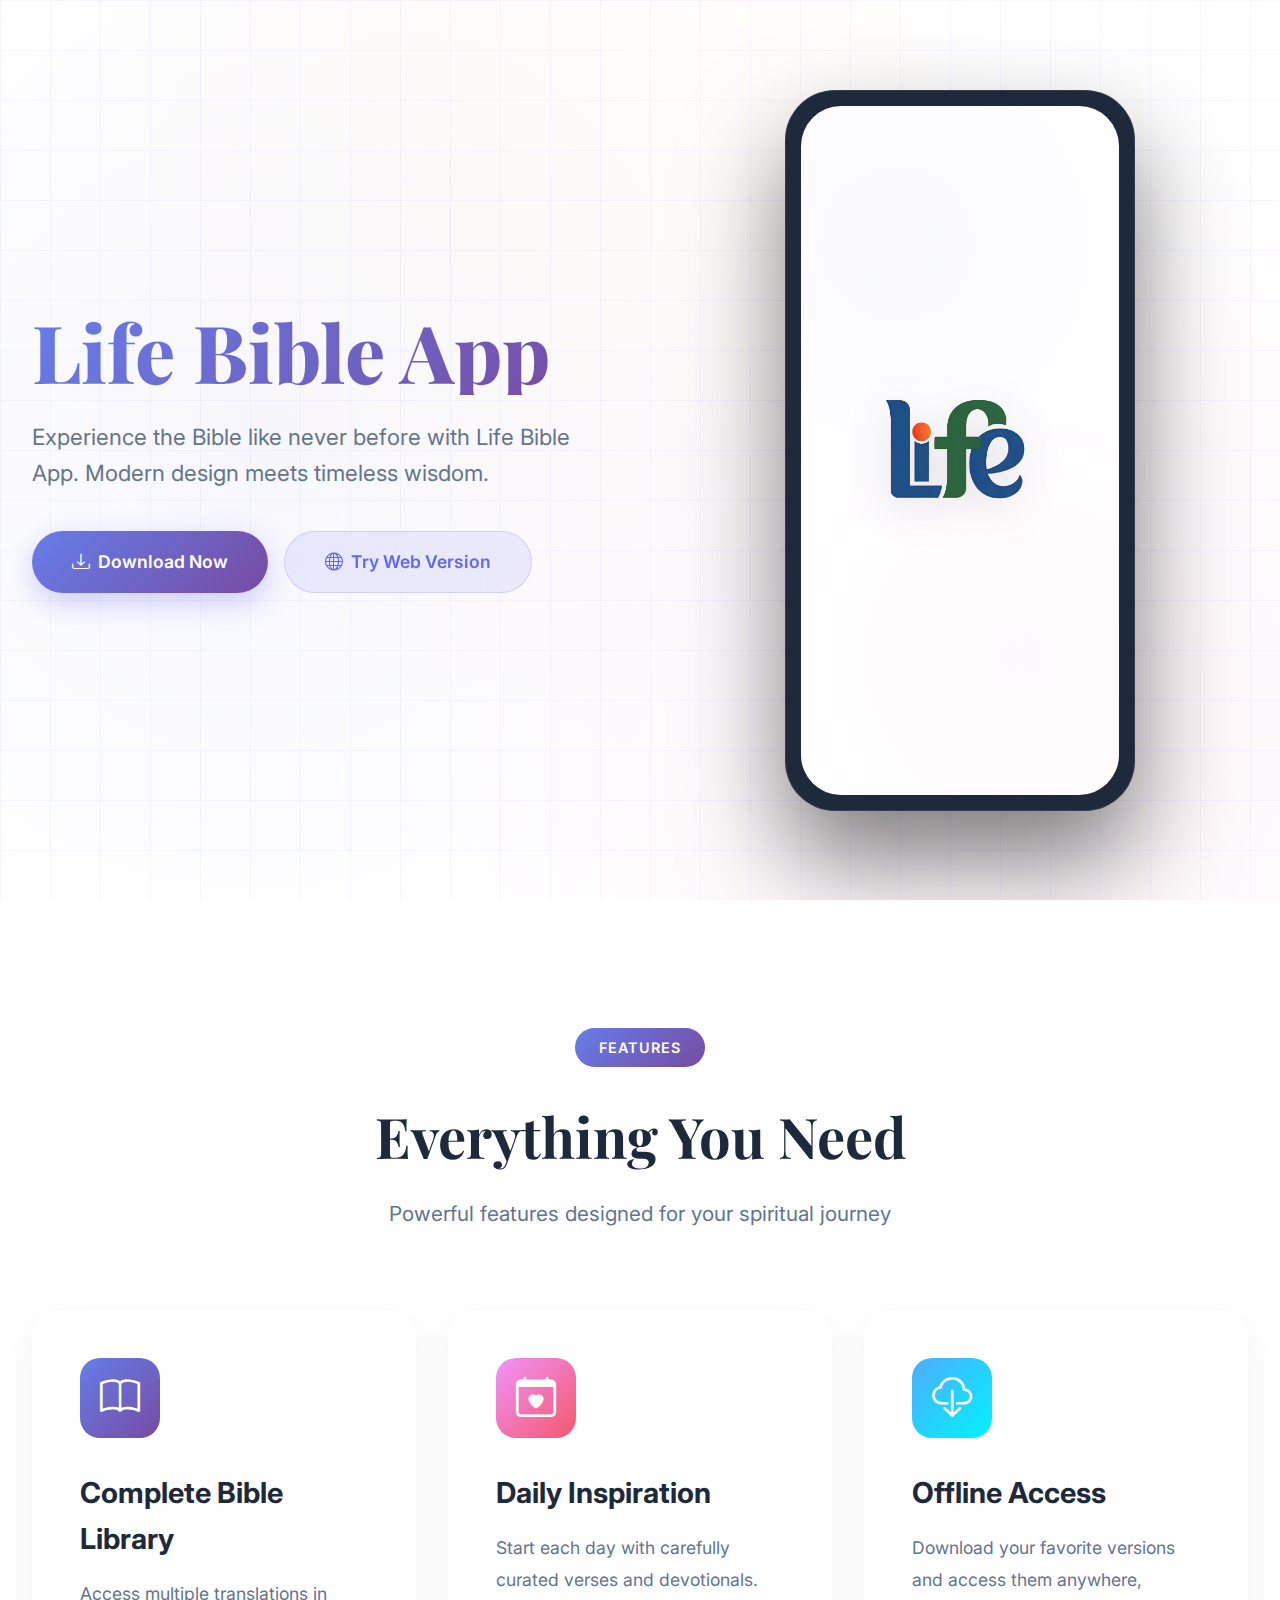
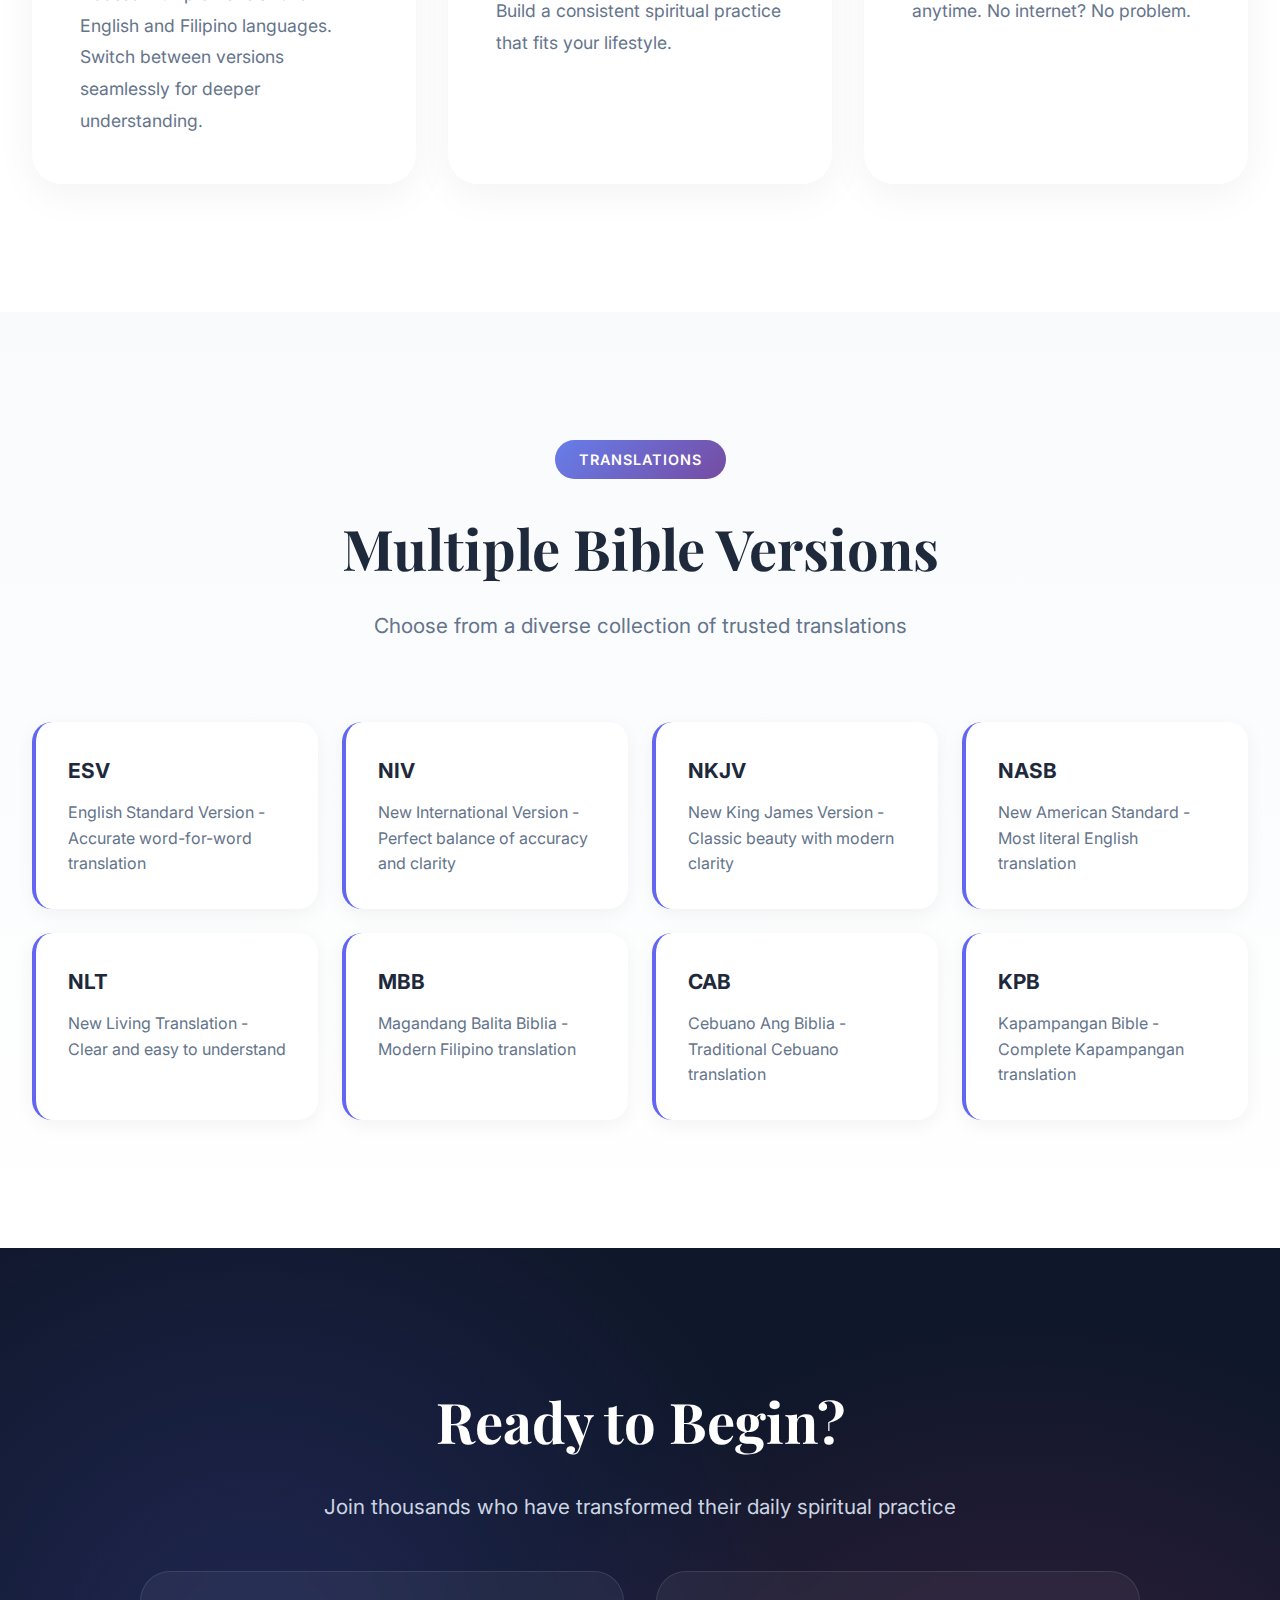
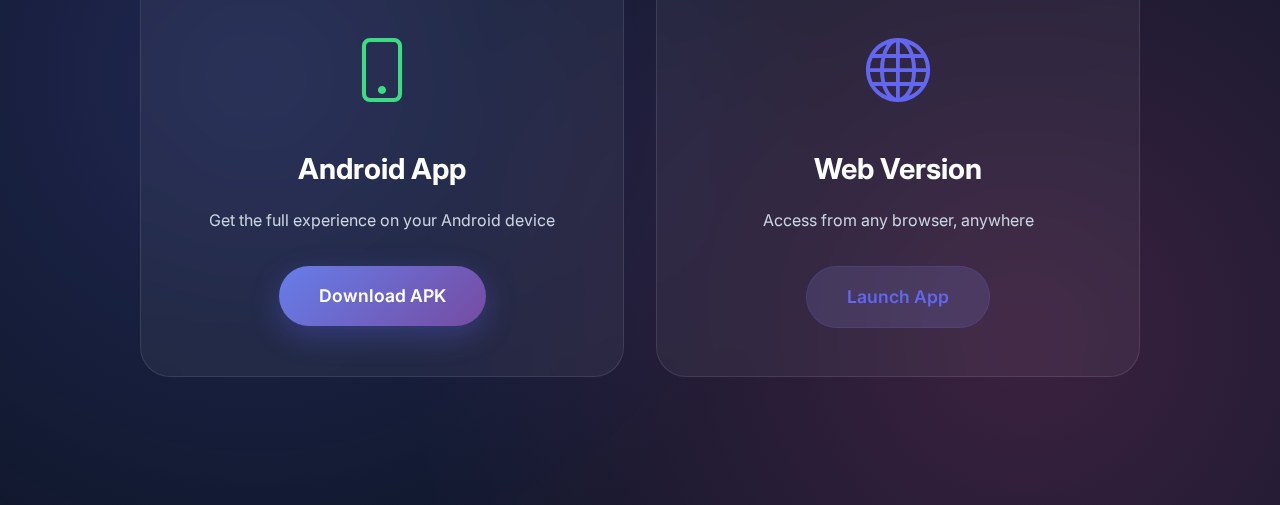
<file: download.html>
<!DOCTYPE html>
<html lang="en">

<head>
    <meta charset="UTF-8">
    <meta name="viewport" content="width=device-width, initial-scale=1.0">
    <title>Life Bible App </title>

    <!-- Bootstrap Icons -->
    <link href="https://cdn.jsdelivr.net/npm/bootstrap-icons@1.11.1/font/bootstrap-icons.css" rel="stylesheet">

    <!-- Google Fonts -->
    <link
        href="https://fonts.googleapis.com/css2?family=Inter:wght@300;400;500;600;700;800&family=Playfair+Display:wght@600;700;800&display=swap"
        rel="stylesheet">

    <style>
        * {
            margin: 0;
            padding: 0;
            box-sizing: border-box;
        }

        :root {
            --primary: #6366f1;
            --primary-dark: #4f46e5;
            --primary-light: #818cf8;
            --secondary: #f59e0b;
            --accent: #ec4899;
            --text: #1e293b;
            --text-light: #64748b;
            --bg: #0f172a;
            --bg-light: #1e293b;
            --card-bg: #ffffff;
            --gradient-1: linear-gradient(135deg, #667eea 0%, #764ba2 100%);
            --gradient-2: linear-gradient(135deg, #f093fb 0%, #f5576c 100%);
            --gradient-3: linear-gradient(135deg, #4facfe 0%, #00f2fe 100%);
        }

        body {
            font-family: 'Inter', sans-serif;
            line-height: 1.6;
            color: var(--text);
            background: #ffffff;
            overflow-x: hidden;
        }

        /* Hero Section */
        .hero {
            position: relative;
            min-height: 100vh;
            background: #ffffff;
            color: var(--text);
            overflow: hidden;
            display: flex;
            align-items: center;
        }

        .hero::before {
            content: '';
            position: absolute;
            top: 0;
            left: 0;
            right: 0;
            bottom: 0;
            background:
                radial-gradient(circle at 20% 50%, rgba(99, 102, 241, 0.05) 0%, transparent 50%),
                radial-gradient(circle at 80% 80%, rgba(236, 72, 153, 0.05) 0%, transparent 50%),
                radial-gradient(circle at 40% 20%, rgba(245, 158, 11, 0.03) 0%, transparent 50%);
        }

        .hero-grid {
            position: absolute;
            top: 0;
            left: 0;
            right: 0;
            bottom: 0;
            background-image:
                linear-gradient(rgba(99, 102, 241, 0.05) 1px, transparent 1px),
                linear-gradient(90deg, rgba(99, 102, 241, 0.05) 1px, transparent 1px);
            background-size: 50px 50px;
            animation: gridMove 20s linear infinite;
        }

        @keyframes gridMove {
            0% {
                transform: translate(0, 0);
            }

            100% {
                transform: translate(50px, 50px);
            }
        }

        .hero-content {
            position: relative;
            z-index: 2;
            max-width: 1400px;
            margin: 0 auto;
            padding: 4rem 2rem;
            display: grid;
            grid-template-columns: 1fr 1fr;
            gap: 4rem;
            align-items: center;
        }

        .hero-text h1 {
            font-family: 'Playfair Display', serif;
            font-size: 5rem;
            font-weight: 800;
            line-height: 1.1;
            margin-bottom: 1.5rem;
            background: linear-gradient(135deg, #667eea 0%, #764ba2 100%);
            -webkit-background-clip: text;
            -webkit-text-fill-color: transparent;
            background-clip: text;
        }

        .hero-text p {
            font-size: 1.4rem;
            color: var(--text-light);
            margin-bottom: 2.5rem;
            font-weight: 400;
        }

        .cta-buttons {
            display: flex;
            gap: 1rem;
            flex-wrap: wrap;
        }

        .btn {
            padding: 1rem 2.5rem;
            border-radius: 50px;
            font-weight: 600;
            text-decoration: none;
            display: inline-flex;
            align-items: center;
            gap: 0.5rem;
            transition: all 0.3s ease;
            font-size: 1.1rem;
        }

        .btn-primary {
            background: var(--gradient-1);
            color: white;
            box-shadow: 0 10px 30px rgba(99, 102, 241, 0.3);
        }

        .btn-primary:hover {
            transform: translateY(-2px);
            box-shadow: 0 15px 40px rgba(99, 102, 241, 0.4);
        }

        .btn-secondary {
            background: rgba(99, 102, 241, 0.1);
            color: var(--primary);
            backdrop-filter: blur(10px);
            border: 1px solid rgba(99, 102, 241, 0.2);
        }

        .btn-secondary:hover {
            background: rgba(99, 102, 241, 0.15);
            transform: translateY(-2px);
        }

        /* Phone Mockup */
        .hero-phone {
            position: relative;
            perspective: 1000px;
        }

        .phone-mockup {
            width: 100%;
            max-width: 350px;
            margin: 0 auto;
            position: relative;
            animation: float 6s ease-in-out infinite;
        }

        @keyframes float {

            0%,
            100% {
                transform: translateY(0px) rotateY(-15deg);
            }

            50% {
                transform: translateY(-20px) rotateY(-15deg);
            }
        }

        .phone-frame {
            background: #1e293b;
            border-radius: 50px;
            padding: 1rem;
            box-shadow:
                0 50px 100px rgba(0, 0, 0, 0.5),
                inset 0 0 0 1px rgba(255, 255, 255, 0.1);
        }

        .phone-screen {
            background: #ffffff;
            border-radius: 40px;
            aspect-ratio: 9/19.5;
            display: flex;
            align-items: center;
            justify-content: center;
            position: relative;
            overflow: hidden;
            padding: 2rem;
        }

        .phone-screen img {
            width: 60%;
            height: auto;
            object-fit: contain;
            position: relative;
            z-index: 2;
            filter: drop-shadow(0 10px 20px rgba(0, 0, 0, 0.1));
        }

        .phone-screen::before {
            content: '';
            position: absolute;
            top: 0;
            left: 0;
            right: 0;
            bottom: 0;
            background:
                radial-gradient(circle at 30% 20%, rgba(99, 102, 241, 0.03) 0%, transparent 50%),
                radial-gradient(circle at 70% 80%, rgba(236, 72, 153, 0.03) 0%, transparent 50%);
        }

        /* Features Section */
        .features {
            padding: 8rem 2rem;
            max-width: 1400px;
            margin: 0 auto;
        }

        .section-header {
            text-align: center;
            margin-bottom: 5rem;
        }

        .section-badge {
            display: inline-block;
            padding: 0.5rem 1.5rem;
            background: linear-gradient(135deg, #667eea 0%, #764ba2 100%);
            color: white;
            border-radius: 50px;
            font-size: 0.9rem;
            font-weight: 600;
            margin-bottom: 1.5rem;
            text-transform: uppercase;
            letter-spacing: 1px;
        }

        .section-header h2 {
            font-family: 'Playfair Display', serif;
            font-size: 3.5rem;
            color: var(--text);
            margin-bottom: 1rem;
        }

        .section-header p {
            font-size: 1.3rem;
            color: var(--text-light);
            max-width: 600px;
            margin: 0 auto;
        }

        .features-grid {
            display: grid;
            grid-template-columns: repeat(auto-fit, minmax(350px, 1fr));
            gap: 2rem;
        }

        .feature-card {
            background: white;
            padding: 3rem;
            border-radius: 30px;
            box-shadow: 0 10px 40px rgba(0, 0, 0, 0.05);
            transition: all 0.4s ease;
            position: relative;
            overflow: hidden;
        }

        .feature-card::before {
            content: '';
            position: absolute;
            top: 0;
            left: 0;
            right: 0;
            height: 4px;
            background: var(--gradient-1);
            transform: scaleX(0);
            transition: transform 0.4s ease;
        }

        .feature-card:hover {
            transform: translateY(-10px);
            box-shadow: 0 20px 60px rgba(0, 0, 0, 0.1);
        }

        .feature-card:hover::before {
            transform: scaleX(1);
        }

        .feature-icon {
            width: 80px;
            height: 80px;
            border-radius: 20px;
            background: var(--gradient-1);
            display: flex;
            align-items: center;
            justify-content: center;
            font-size: 2.5rem;
            color: white;
            margin-bottom: 2rem;
        }

        .feature-card:nth-child(2) .feature-icon {
            background: var(--gradient-2);
        }

        .feature-card:nth-child(3) .feature-icon {
            background: var(--gradient-3);
        }

        .feature-card h3 {
            font-size: 1.8rem;
            margin-bottom: 1rem;
            color: var(--text);
        }

        .feature-card p {
            color: var(--text-light);
            font-size: 1.1rem;
            line-height: 1.8;
        }

        /* Bible Versions */
        .versions {
            padding: 8rem 2rem;
            background: linear-gradient(180deg, #f8fafc 0%, #ffffff 100%);
        }

        .versions-container {
            max-width: 1400px;
            margin: 0 auto;
        }

        .versions-grid {
            display: grid;
            grid-template-columns: repeat(auto-fill, minmax(280px, 1fr));
            gap: 1.5rem;
        }

        .version-card {
            background: white;
            padding: 2rem;
            border-radius: 20px;
            box-shadow: 0 5px 20px rgba(0, 0, 0, 0.05);
            border-left: 4px solid var(--primary);
            transition: all 0.3s ease;
        }

        .version-card:hover {
            transform: translateX(5px);
            box-shadow: 0 10px 30px rgba(0, 0, 0, 0.1);
        }

        .version-card h3 {
            color: var(--text);
            margin-bottom: 0.8rem;
            font-size: 1.3rem;
        }

        .version-card p {
            color: var(--text-light);
            font-size: 1rem;
        }

        /* Download Section */
        .download {
            padding: 8rem 2rem;
            background: var(--bg);
            color: white;
            position: relative;
            overflow: hidden;
        }

        .download::before {
            content: '';
            position: absolute;
            top: 0;
            left: 0;
            right: 0;
            bottom: 0;
            background:
                radial-gradient(circle at 20% 50%, rgba(99, 102, 241, 0.2) 0%, transparent 50%),
                radial-gradient(circle at 80% 80%, rgba(236, 72, 153, 0.2) 0%, transparent 50%);
        }

        .download-container {
            max-width: 1000px;
            margin: 0 auto;
            position: relative;
            z-index: 2;
            text-align: center;
        }

        .download-container h2 {
            font-family: 'Playfair Display', serif;
            font-size: 3.5rem;
            margin-bottom: 1.5rem;
        }

        .download-container p {
            font-size: 1.3rem;
            color: #cbd5e1;
            margin-bottom: 3rem;
        }

        .download-cards {
            display: grid;
            grid-template-columns: repeat(auto-fit, minmax(300px, 1fr));
            gap: 2rem;
            margin-top: 3rem;
        }

        .download-card {
            background: rgba(255, 255, 255, 0.05);
            backdrop-filter: blur(20px);
            border: 1px solid rgba(255, 255, 255, 0.1);
            padding: 3rem;
            border-radius: 30px;
            transition: all 0.3s ease;
        }

        .download-card:hover {
            transform: translateY(-10px);
            background: rgba(255, 255, 255, 0.1);
        }

        .platform-icon {
            font-size: 4rem;
            margin-bottom: 1.5rem;
        }

        .download-card h3 {
            font-size: 1.8rem;
            margin-bottom: 1rem;
        }

        .download-card p {
            font-size: 1rem;
            color: #cbd5e1;
            margin-bottom: 2rem;
        }

        /* Responsive */
        @media (max-width: 1024px) {
            .hero-content {
                grid-template-columns: 1fr;
                text-align: center;
            }

            .hero-text h1 {
                font-size: 3.5rem;
            }

            .cta-buttons {
                justify-content: center;
            }

            .phone-mockup {
                max-width: 300px;
            }
        }

        @media (max-width: 768px) {
            .hero-text h1 {
                font-size: 2.5rem;
            }

            .hero-text p {
                font-size: 1.1rem;
            }

            .section-header h2 {
                font-size: 2.5rem;
            }

            .features-grid {
                grid-template-columns: 1fr;
            }

            .btn {
                padding: 0.9rem 2rem;
                font-size: 1rem;
            }
        }
    </style>
</head>

<body>
    <!-- Hero Section -->
    <section class="hero">
        <div class="hero-grid"></div>
        <div class="hero-content">
            <div class="hero-text">
                <h1>Life Bible App</h1>
                <p>Experience the Bible like never before with Life Bible App. Modern design meets timeless wisdom.</p>
                <div class="cta-buttons">
                    <a href="#" class="btn btn-primary">
                        <i class="bi bi-download"></i>
                        Download Now
                    </a>
                    <a href="#" class="btn btn-secondary">
                        <i class="bi bi-globe"></i>
                        Try Web Version
                    </a>
                </div>
            </div>
            <div class="hero-phone">
                <div class="phone-mockup">
                    <div class="phone-frame">
                        <div class="phone-screen">
                            <img src="assets/icons/icon/life.png" alt="Life Bible App Icon">
                        </div>
                    </div>
                </div>
            </div>
        </div>
    </section>

    <!-- Features Section -->
    <section class="features">
        <div class="section-header">
            <span class="section-badge">Features</span>
            <h2>Everything You Need</h2>
            <p>Powerful features designed for your spiritual journey</p>
        </div>
        <div class="features-grid">
            <div class="feature-card">
                <div class="feature-icon">
                    <i class="bi bi-book"></i>
                </div>
                <h3>Complete Bible Library</h3>
                <p>Access multiple translations in English and Filipino languages. Switch between versions seamlessly
                    for deeper understanding.</p>
            </div>
            <div class="feature-card">
                <div class="feature-icon">
                    <i class="bi bi-calendar-heart"></i>
                </div>
                <h3>Daily Inspiration</h3>
                <p>Start each day with carefully curated verses and devotionals. Build a consistent spiritual practice
                    that fits your lifestyle.</p>
            </div>
            <div class="feature-card">
                <div class="feature-icon">
                    <i class="bi bi-cloud-download"></i>
                </div>
                <h3>Offline Access</h3>
                <p>Download your favorite versions and access them anywhere, anytime. No internet? No problem.</p>
            </div>
        </div>
    </section>

    <!-- Bible Versions -->
    <section class="versions">
        <div class="versions-container">
            <div class="section-header">
                <span class="section-badge">Translations</span>
                <h2>Multiple Bible Versions</h2>
                <p>Choose from a diverse collection of trusted translations</p>
            </div>
            <div class="versions-grid">
                <div class="version-card">
                    <h3>ESV</h3>
                    <p>English Standard Version - Accurate word-for-word translation</p>
                </div>
                <div class="version-card">
                    <h3>NIV</h3>
                    <p>New International Version - Perfect balance of accuracy and clarity</p>
                </div>
                <div class="version-card">
                    <h3>NKJV</h3>
                    <p>New King James Version - Classic beauty with modern clarity</p>
                </div>
                <div class="version-card">
                    <h3>NASB</h3>
                    <p>New American Standard - Most literal English translation</p>
                </div>
                <div class="version-card">
                    <h3>NLT</h3>
                    <p>New Living Translation - Clear and easy to understand</p>
                </div>
                <div class="version-card">
                    <h3>MBB</h3>
                    <p>Magandang Balita Biblia - Modern Filipino translation</p>
                </div>
                <div class="version-card">
                    <h3>CAB</h3>
                    <p>Cebuano Ang Biblia - Traditional Cebuano translation</p>
                </div>
                <div class="version-card">
                    <h3>KPB</h3>
                    <p>Kapampangan Bible - Complete Kapampangan translation</p>
                </div>
            </div>
        </div>
    </section>

    <!-- Download Section -->
    <section class="download">
        <div class="download-container">
            <h2>Ready to Begin?</h2>
            <p>Join thousands who have transformed their daily spiritual practice</p>
            <div class="download-cards">
                <div class="download-card">
                    <div class="platform-icon">
                        <i class="bi bi-phone" style="color: #3ddc84;"></i>
                    </div>
                    <h3>Android App</h3>
                    <p>Get the full experience on your Android device</p>
                    <a href="#" class="btn btn-primary">Download APK</a>
                </div>
                <div class="download-card">
                    <div class="platform-icon">
                        <i class="bi bi-globe" style="color: #6366f1;"></i>
                    </div>
                    <h3>Web Version</h3>
                    <p>Access from any browser, anywhere</p>
                    <a href="#" class="btn btn-secondary">Launch App</a>
                </div>
            </div>
        </div>
    </section>
</body>

</html>
</file>
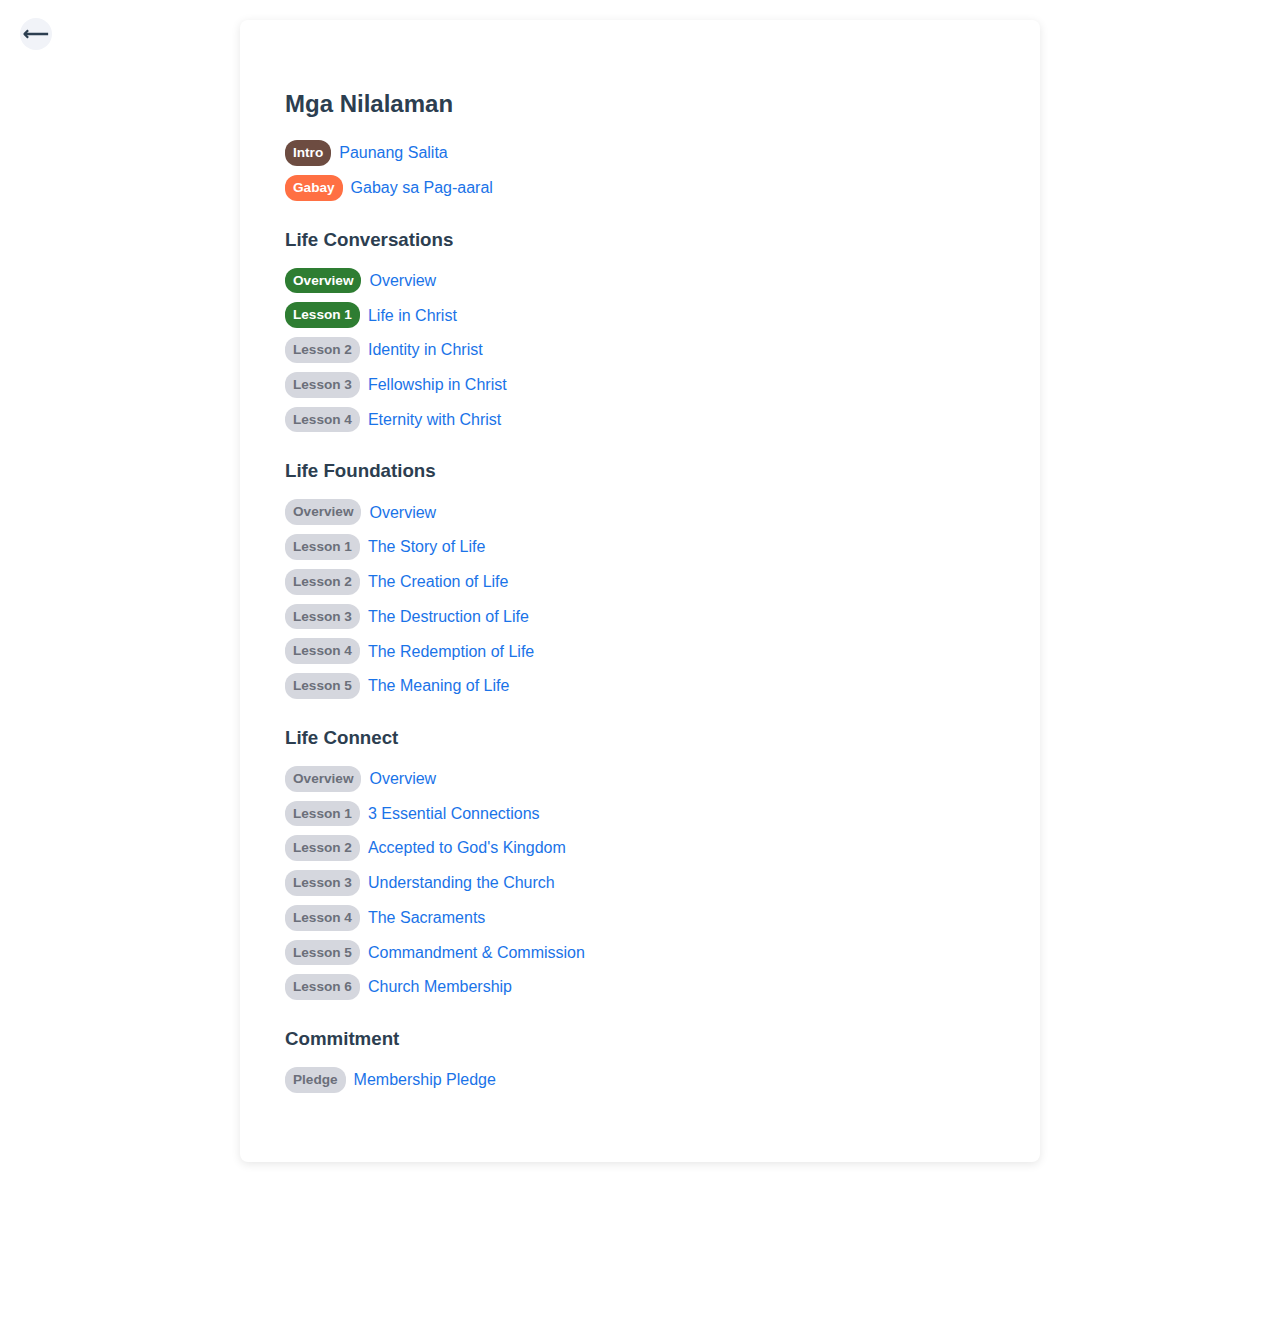
<file: pages/Book1.html>
<!DOCTYPE html>
<html lang="en">

<head>
    <meta charset="UTF-8">
    <meta name="viewport" content="width=device-width, initial-scale=1.0">
    <link rel="stylesheet" href="https://cdn.jsdelivr.net/npm/bootstrap-icons@1.11.1/font/bootstrap-icons.css">
    <style>
        body {
            font-family: Arial, sans-serif;
            line-height: 1.6;
            max-width: 800px;
            margin: 0 auto;
            padding: 20px;
            padding-bottom: 140px;
        }

        * {
            -ms-overflow-style: none;
            scrollbar-width: none;
            -webkit-tap-highlight-color: transparent;
        }

        *::-webkit-scrollbar {
            display: none;
        }

        a,
        button {
            -webkit-tap-highlight-color: transparent;
        }

        .toc-section .toc-link.locked {
            color: #a0a3ad;
            pointer-events: none;
        }

        .toc-section .toc-link.locked span:first-child {
            background: #d5d7de !important;
            color: #6b6f7a !important;
        }

        button:focus {
            outline: none;
        }

        button:focus-visible {
            outline: 2px solid rgba(76, 111, 255, 0.65);
            outline-offset: 3px;
            box-shadow: 0 0 0 4px rgba(76, 111, 255, 0.15);
        }

        .sr-only {
            position: absolute;
            width: 1px;
            height: 1px;
            padding: 0;
            margin: -1px;
            overflow: hidden;
            clip: rect(0, 0, 0, 0);
            white-space: nowrap;
            border: 0;
        }

        .btn {
            display: inline-flex;
            align-items: center;
            justify-content: center;
            font-weight: 600;
            font-size: 1rem;
            line-height: 1;
            padding: 0;
            border-radius: 0;
            border: none;
            transition: transform 0.15s ease, color 0.15s ease;
            cursor: pointer;
            position: relative;
            overflow: hidden;
        }

        .btn:disabled {
            cursor: not-allowed;
            opacity: 0.65;
            box-shadow: none;
        }

        .btn-primary {
            color: #1d4ed8;
            background: transparent;
            border: none;
            box-shadow: none;
        }

        .btn-primary:hover:not(:disabled) {
            color: #1e3a8a;
            transform: translateY(-1px);
        }

        .btn-primary:active:not(:disabled) {
            color: #1d4ed8;
            transform: translateY(0);
        }

        .btn-primary::before {
            content: none;
        }

        .btn-icon {
            width: 46px;
            height: 46px;
            padding: 0;
            font-size: 1.2rem;
            border-radius: 0;
            border: none;
        }

        .btn-icon svg {
            pointer-events: none;
            width: 1.3rem;
            height: 1.3rem;
            filter: drop-shadow(0 4px 6px rgba(13, 34, 94, 0.25));
            stroke: currentColor;
            stroke-width: 3;
        }

        .page {
            margin-bottom: 40px;
            padding: 25px;
            border-radius: 8px;
            box-shadow: 0 2px 10px rgba(0, 0, 0, 0.1);
            background: white;
            display: none;
        }

        .lesson-title {
            color: #1f3b2c;
            text-transform: uppercase;
            font-weight: 700;
            letter-spacing: 0.04em;
            background: linear-gradient(135deg, rgba(76, 175, 80, 0.18), rgba(76, 175, 80, 0.08));
            border-left: 6px solid #4CAF50;
            border-bottom: 2px solid #4CAF50;
            padding: 12px 16px;
            border-radius: 8px 8px 0 0;
            box-shadow: 0 6px 12px rgba(76, 175, 80, 0.08);
        }

        .ignition-box {
            background: #f8f9fa;
            padding: 15px;
            border-left: 4px solid #4CAF50;
            margin: 15px 0;
            border-radius: 0 4px 4px 0;
        }

        .reflection-box {
            background: #f8f9fa;
            padding: 15px;
            border-left: 4px solid #2196F3;
            margin: 15px 0;
            border-radius: 0 4px 4px 0;
        }

        .mission-box {
            background: #f8f9fa;
            padding: 15px;
            border-left: 4px solid #FF9800;
            margin: 15px 0;
            border-radius: 0 4px 4px 0;
        }

        .section-label {
            font-weight: bold;
            color: #2c3e50;
            margin-bottom: 5px;
            display: block;
        }

        h1,
        h2 {
            color: #333;
        }

        .nav-buttons {
            position: fixed;
            bottom: 20px;
            left: 50%;
            transform: translateX(-50%);
            display: flex;
            gap: 20px;
            align-items: center;
            background: rgba(255, 255, 255, 0.92);
            padding: 12px 20px;
            border-radius: 40px;
            box-shadow: 0 10px 35px rgba(15, 28, 71, 0.15);
            z-index: 1000;
            backdrop-filter: blur(8px);
            border: 1px solid rgba(227, 230, 243, 0.9);
            transition: opacity 0.2s ease, visibility 0.2s ease;
        }

        #page-indicator {
            display: inline-flex;
            align-items: center;
            justify-content: center;
            padding: 6px 14px;
            border-radius: 999px;
            background: #e7f1ff;
            border: 1px solid #cfe2ff;
            color: #0b5ed7;
            font-weight: 600;
            min-width: 120px;
            text-align: center;
            white-space: nowrap;
        }

        @media (max-width: 520px) {
            .nav-buttons {
                bottom: 24px;
                padding: 6px 9px;
                gap: 6px;
            }

            .btn-icon {
                width: 40px;
                height: 40px;
                font-size: 1.1rem;
            }

            #page-indicator {
                padding: 5px 11px;
                font-size: 0.9rem;
                min-width: 96px;
            }
        }

        /* Mobile responsive adjustments */
        @media (max-width: 768px) {
            body {
                padding: 10px;
                font-size: 0.9rem;
                line-height: 1.4;
            }

            .page {
                padding: 15px;
                margin-bottom: 30px;
            }

            .lesson-title {
                font-size: 1rem;
                padding: 10px 12px;
                margin-bottom: 15px;
            }

            .ignition-box,
            .reflection-box,
            .mission-box,
            .ignition-content,
            .reflection-content,
            .mission-content {
                padding: 10px;
                margin: 10px 0;
            }

            .section-label {
                font-size: 0.9rem;
            }

            h1,
            h2 {
                font-size: 1.1rem;
            }

            .section-header {
                font-size: 0.95rem;
                padding: 8px 12px;
                margin: 15px 0 8px;
            }

            .response-input {
                padding: 6px 0;
                margin: 8px 0 15px;
                font-size: 0.9rem;
            }

            .page-image {
                padding: 10px;
            }

            .image-container {
                min-height: 40vh;
                padding: 10px;
            }

            /* TOC responsive */
            .toc-link span:first-child {
                font-size: 0.75rem;
                padding: 2px 6px;
            }

            .toc-link span:last-child {
                font-size: 0.9rem;
            }

            .toc-section h3 {
                font-size: 1rem;
                margin-bottom: 10px;
            }
        }

        @media (max-width: 480px) {
            body {
                padding: 8px;
                font-size: 0.85rem;
            }

            .page {
                padding: 12px;
                margin-bottom: 25px;
            }

            .lesson-title {
                font-size: 0.95rem;
                padding: 8px 10px;
                margin-bottom: 12px;
            }

            .ignition-box,
            .reflection-box,
            .mission-box,
            .ignition-content,
            .reflection-content,
            .mission-content {
                padding: 8px;
                margin: 8px 0;
            }

            .section-label {
                font-size: 0.85rem;
            }

            h1,
            h2 {
                font-size: 1rem;
            }

            .section-header {
                font-size: 0.9rem;
                padding: 6px 10px;
                margin: 12px 0 6px;
            }

            .response-input {
                padding: 4px 0;
                margin: 6px 0 12px;
                font-size: 0.85rem;
            }

            .nav-buttons {
                bottom: 20px;
                padding: 4px 6px;
                gap: 4px;
            }

            .btn-icon {
                width: 36px;
                height: 36px;
                font-size: 1rem;
            }

            #page-indicator {
                padding: 4px 8px;
                font-size: 0.85rem;
                min-width: 80px;
            }

            /* TOC more compact */
            .toc-link {
                gap: 6px;
            }

            .toc-link span:first-child {
                font-size: 0.7rem;
                padding: 1px 5px;
            }

            .toc-link span:last-child {
                font-size: 0.85rem;
            }

            .toc-section {
                margin-bottom: 16px;
            }

            .toc-section h3 {
                font-size: 0.95rem;
                margin-bottom: 8px;
            }

            .toc-section ul {
                margin: 0;
            }

            .toc-section li {
                margin-bottom: 6px;
            }
        }

        .page-image {
            max-width: 100%;
            height: auto;
            display: block;
            margin: 0 auto;
            padding: 20px;
            box-sizing: border-box;
        }

        .image-container {
            display: flex;
            justify-content: center;
            align-items: center;
            min-height: 60vh;
            padding: 20px;
        }

        .section-header {
            font-size: 1.1em;
            color: #2c3e50;
            margin: 20px 0 10px;
            padding: 10px 15px;
            background: #f5f5f5;
            border-radius: 4px;
            display: inline-block;
        }

        .ignition-content {
            background: #f8f9fa;
            padding: 15px;
            border-left: 4px solid #4CAF50;
            margin-bottom: 20px;
            border-radius: 0 4px 4px 0;
        }

        .reflection-content {
            background: #f8f9fa;
            padding: 15px;
            border-left: 4px solid #2196F3;
            margin-bottom: 20px;
            border-radius: 0 4px 4px 0;
        }

        .mission-content {
            background: #f8f9fa;
            padding: 15px;
            border-left: 4px solid #FF9800;
            margin-bottom: 20px;
            border-radius: 0 4px 4px 0;
        }

        .response-input {
            width: 100%;
            padding: 8px 0;
            margin: 10px 0 20px;
            border: none;
            border-bottom: 2px solid #ddd;
            outline: none;
            resize: none;
            overflow: hidden;
            min-height: 1em;
            line-height: 1.6;
        }

        .response-input:focus {
            border-bottom-color: #4CAF50;
        }

        .intro-title {
            padding-top: 100px;
        }

        @media (max-width: 768px) {
            .intro-title {
                padding-top: 150px;
            }

            .overview-content {
                padding-top: 150px !important;
            }
        }
    </style>
</head>

<body>
    <button id="toc-toggle" aria-label="Mga Nilalaman"
        style="position: fixed; top: 18px; left: 20px; font-size: 28px; color: #2c3e50; background:none; border:none; cursor:pointer; z-index:1100;">
        ☰
    </button>

    <!-- Intro pages -->
    <div id="paunang-salita" class="page"></div>
    <div id="gabay-section" class="page"></div>
    <div id="toc-page" class="page"></div>

    <!-- Life Conversations pages -->
    <div id="life-convo-image" class="page image-container"></div>
    <div id="life-convo-content" class="page"></div>
    <div id="life-convo-lesson-1" class="page"></div>
    <div id="life-convo-lesson-2" class="page"></div>
    <div id="life-convo-lesson-3" class="page"></div>
    <div id="life-convo-lesson-4" class="page"></div>

    <!-- Life Foundations pages -->
    <div id="life-foundations-image" class="page image-container"></div>
    <div id="life-foundations-content" class="page"></div>
    <div id="life-foundations-lesson-1" class="page"></div>
    <div id="life-foundations-lesson-2" class="page"></div>
    <div id="life-foundations-lesson-3" class="page"></div>
    <div id="life-foundations-lesson-4" class="page"></div>
    <div id="life-foundations-lesson-5" class="page"></div>

    <!-- Life Connect pages -->
    <div id="life-connect-image" class="page image-container"></div>
    <div id="life-connect-content" class="page"></div>
    <div id="life-connect-lesson-1" class="page"></div>
    <div id="life-connect-lesson-2" class="page"></div>
    <div id="life-connect-lesson-3" class="page"></div>
    <div id="life-connect-lesson-4" class="page"></div>
    <div id="life-connect-lesson-5" class="page"></div>
    <div id="life-connect-lesson-6" class="page"></div>
    <div id="life-connect-pledge" class="page"></div>

    <!-- Moved navigation to bottom -->
    <div class="nav-buttons">
        <button id="prev-btn" class="btn btn-primary btn-icon" disabled aria-label="Previous page">
            <svg viewBox="0 0 24 24" focusable="false" aria-hidden="true">
                <polyline points="15 5 7 12 15 19" fill="none" stroke-linecap="round" stroke-linejoin="round" />
            </svg>
            <span class="sr-only">Previous page</span>
        </button>
        <span id="page-indicator">Page 1</span>
        <button id="next-btn" class="btn btn-primary btn-icon" aria-label="Next page">
            <svg viewBox="0 0 24 24" focusable="false" aria-hidden="true">
                <polyline points="9 5 17 12 9 19" fill="none" stroke-linecap="round" stroke-linejoin="round" />
            </svg>
            <span class="sr-only">Next page</span>
        </button>
    </div>

    <script>
        // Track current page
        let currentPage = 0;
        let highestUnlockedIndex = 0;
        // Store lessons for table of contents
        let lifeConvoLessons = [];
        let lifeFoundationLessons = [];
        let lifeConnectLessons = [];

        // Updated pages array
        const pages = [
            'toc-page',
            'paunang-salita',
            'gabay-section',
            'life-convo-image',
            'life-convo-content',
            'life-convo-lesson-1',
            'life-convo-lesson-2',
            'life-convo-lesson-3',
            'life-convo-lesson-4',
            'life-foundations-image',
            'life-foundations-content',
            'life-foundations-lesson-1',
            'life-foundations-lesson-2',
            'life-foundations-lesson-3',
            'life-foundations-lesson-4',
            'life-foundations-lesson-5',
            'life-connect-image',
            'life-connect-content',
            'life-connect-lesson-1',
            'life-connect-lesson-2',
            'life-connect-lesson-3',
            'life-connect-lesson-4',
            'life-connect-lesson-5',
            'life-connect-lesson-6',
            'life-connect-pledge'
        ];

        const pageIndexMap = pages.reduce((map, id, index) => {
            map[id] = index;
            return map;
        }, {});

        highestUnlockedIndex = pageIndexMap['gabay-section'];

        // Load content in order: intro -> life conversations -> life foundations
        async function loadContent() {
            await loadIntro();
            await loadLifeConversations();
            await loadLifeFoundations();
            await loadLifeConnect();
            showPage(currentPage); // Show first page initially
        }

        let updateTOCLinks;

        function isInputComplete(element) {
            if (!element) {
                return true;
            }

            const tagName = element.tagName.toLowerCase();
            if (tagName === 'textarea') {
                return element.value.trim().length > 0;
            }

            if (element.type === 'checkbox') {
                return element.checked;
            }

            return element.value && element.value.trim().length > 0;
        }

        function isPageComplete(pageId) {
            if (pageId === 'toc-page' || pageId === 'paunang-salita' || pageId === 'gabay-section') {
                return true;
            }

            const pageElement = document.getElementById(pageId);

            if (!pageElement) {
                return true;
            }

            const requiredElements = pageElement.querySelectorAll('.response-input');

            if (!requiredElements.length) {
                return true;
            }

            return Array.from(requiredElements).every(isInputComplete);
        }

        function unlockNextIfComplete(pageIndex) {
            if (isPageComplete(pages[pageIndex])) {
                if (pageIndex + 1 > highestUnlockedIndex) {
                    highestUnlockedIndex = pageIndex + 1;
                    if (typeof updateTOCLinks === 'function') {
                        updateTOCLinks();
                    }
                }
            }
        }

        function updateNavigationState() {
            const prevBtn = document.getElementById('prev-btn');
            const nextBtn = document.getElementById('next-btn');
            const navButtons = document.querySelector('.nav-buttons');

            if (!prevBtn || !nextBtn || !navButtons) {
                return;
            }

            const tocToggle = document.getElementById('toc-toggle');
            const tocHomeLink = document.getElementById('toc-home-link');

            if (pages[currentPage] === 'toc-page') {
                tocToggle.style.opacity = '0';
                tocToggle.style.pointerEvents = 'none';
                if (tocHomeLink) {
                    tocHomeLink.style.opacity = '1';
                    tocHomeLink.style.pointerEvents = 'auto';
                }
                prevBtn.style.visibility = 'hidden';
                nextBtn.style.visibility = 'hidden';
                navButtons.style.pointerEvents = 'none';
                navButtons.style.opacity = '0';
                navButtons.style.visibility = 'hidden';
            } else {
                tocToggle.style.opacity = '1';
                tocToggle.style.pointerEvents = 'auto';
                if (tocHomeLink) {
                    tocHomeLink.style.opacity = '0';
                    tocHomeLink.style.pointerEvents = 'none';
                }
                prevBtn.style.visibility = 'visible';
                nextBtn.style.visibility = 'visible';
                navButtons.style.pointerEvents = 'auto';
                navButtons.style.opacity = '1';
                navButtons.style.visibility = 'visible';
                prevBtn.disabled = currentPage === 0;
                const canProceed = isPageComplete(pages[currentPage]);
                nextBtn.disabled = !canProceed || currentPage === pages.length - 1;
            }
        }

        function recalcUnlockedProgress() {
            let newHighest = pageIndexMap['gabay-section'];

            for (let i = pageIndexMap['gabay-section']; i < pages.length; i++) {
                if (isPageComplete(pages[i])) {
                    newHighest = Math.max(newHighest, i + 1);
                } else {
                    break;
                }
            }

            highestUnlockedIndex = Math.min(newHighest, pages.length - 1);

            if (typeof updateTOCLinks === 'function') {
                updateTOCLinks();
            }

            updateNavigationState();
        }

        // Navigation functions
        function showPage(index) {
            // Hide all pages
            document.querySelectorAll('.page').forEach(page => {
                page.style.display = 'none';
            });

            // Show selected page
            document.getElementById(pages[index]).style.display = 'block';

            // Update page indicator
            document.getElementById('page-indicator').textContent = `Page ${index + 1} of ${pages.length}`;

            currentPage = index;

            unlockNextIfComplete(currentPage);
            updateNavigationState();

            if (typeof updateTOCLinks === 'function') {
                updateTOCLinks();
            }

            // Ensure the viewport returns to top on page change
            window.scrollTo({ top: 0, behavior: 'auto' });
        }

        function goToPageById(pageId) {
            const targetIndex = pageIndexMap[pageId];
            if (targetIndex !== undefined) {
                if (targetIndex > highestUnlockedIndex && targetIndex > pageIndexMap['gabay-section']) {
                    if (!isPageComplete(pages[currentPage])) {
                        alert('Tapusin muna ang kasalukuyang pahina bago magpatuloy.');
                        return;
                    }

                    unlockNextIfComplete(currentPage);

                    if (targetIndex > highestUnlockedIndex && targetIndex > pageIndexMap['gabay-section']) {
                        alert('Hindi pa available ang pahinang iyon.');
                        return;
                    }
                }

                showPage(targetIndex);
            }
        }

        function nextPage() {
            if (currentPage < pages.length - 1) {
                if (!isPageComplete(pages[currentPage])) {
                    alert('Pakisagutan muna ang lahat ng kailangan sa pahinang ito.');
                    return;
                }

                unlockNextIfComplete(currentPage);

                if (currentPage + 1 <= highestUnlockedIndex || currentPage + 1 <= pageIndexMap['gabay-section']) {
                    showPage(currentPage + 1);
                }
            }
        }

        function prevPage() {
            if (currentPage > 0) {
                showPage(currentPage - 1);
            }
        }

        // Event listeners for navigation
        document.getElementById('next-btn').addEventListener('click', nextPage);
        document.getElementById('prev-btn').addEventListener('click', prevPage);
        document.getElementById('toc-toggle').addEventListener('click', () => {
            goToPageById('toc-page');
        });

        // Keyboard navigation
        document.addEventListener('keydown', (e) => {
            if (e.key === 'ArrowRight') nextPage();
            if (e.key === 'ArrowLeft') prevPage();
        });

        // Modified loadIntro function
        async function loadIntro() {
            try {
                const response = await fetch('../Books/book1/intro.json');
                const data = await response.json();

                // Split content at every period and create paragraphs
                const paragraphs = data.sections[0].content
                    .replace("Ang buhay Kristyano ay maihahalintulad sa isang journey - punô ng pasikut-sikot at liko, tagumpay at pagsubok.\n\nPara sa isang Kristyano, ang paglalakbay na ito ay hindi lamang tungkol sa pagdating sa isang destinasyon kundi tungkol sa malalim na pakikipaglakbay kasama ang Diyos, paglago sa pananampalataya, at pagiging higit na kawangis ni Kristo sa bawat hakbang.", "Ang buhay Kristyano ay maihahalintulad sa isang journey - punô ng pasikut-sikot at liko, tagumpay at pagsubok. Para sa isang Kristyano, ang paglalakbay na ito ay hindi lamang tungkol sa pagdating sa isang destinasyon kundi tungkol sa malalim na pakikipaglakbay kasama ang Diyos, paglago sa pananampalataya, at pagiging higit na kawangis ni Kristo sa bawat hakbang.")
                    .split('.')
                    .filter(sentence => sentence.trim().length > 0)
                    .map(sentence => sentence.trim() + '.');

                const formattedContent = paragraphs
                    .map(para => `<p style="text-align: justify; margin-bottom: 15px;">${para.replace(/\n/g, ' ')}</p>`)
                    .join('');

                document.getElementById('paunang-salita').innerHTML =
                    `<div class="intro-title" style="text-align: center; margin-bottom: 20px; font-weight: bold; font-size: 1.2em; padding-top: 100px;">
                        PAUNANG SALITA
                    </div>
                    ${formattedContent}`;

                // Gabay sa pag aaral page with formatting
                const gabayContent = data.sections[1].content
                    .replace(/IGNITION/g, '</p><div class="ignition-box"><strong style="font-size: 1.1em;">IGNITION</strong></div><p style="text-align: justify; margin-top: 0;">')
                    .replace(/REFLECTION/g, '</p><div class="reflection-box"><strong style="font-size: 1.1em;">REFLECTION</strong></div><p style="text-align: justify; margin-top: 0;">')
                    .replace(/MISSION/g, '</p><div class="mission-box"><strong style="font-size: 1.1em;">MISSION</strong></div><p style="text-align: justify; margin-top: 0;">')
                    .replace(/\.\s\n/g, '. ')
                    .replace(/\n\n/g, '</p><p style="text-align: justify;">')
                    .replace(/\n/g, ' ');

                document.getElementById('gabay-section').innerHTML =
                    `<div style="text-align: center; margin-bottom: 20px; font-weight: bold; font-size: 1.2em;">
                        GABAY SA PAGAARAL
                    </div>
                    <p style="text-align: justify;">${gabayContent}</p>`;
            } catch (error) {
                console.error('Error loading intro:', error);
            }
        }

        async function loadLifeConversations() {
            try {
                const response = await fetch('../Books/book1/life_conversations.json');
                const data = await response.json();

                lifeConvoLessons = data.lessons || [];

                // Image page
                document.getElementById('life-convo-image').innerHTML =
                    `<div class="image-container">
                        <img src="../${data.landing.image_path}" class="page-image">
                    </div>`;

                // Content page
                document.getElementById('life-convo-content').innerHTML =
                    `<div class="overview-content" style="padding:20px">${data.page_1.content}</div>`;

                // Lesson pages - rebuild implementation
                data.lessons.forEach((lesson, index) => {
                    const container = document.getElementById(`life-convo-lesson-${index + 1}`);
                    container.innerHTML = `
                        <div style="padding:20px">
                            <h3 class="lesson-title">Lesson ${lesson.lesson_number}: ${lesson.lesson_title}</h3>
                            ${lesson.ignition}
                            ${lesson.reflection}
                            ${lesson.mission}
                        </div>
                    `;

                    // Initialize textareas
                    container.querySelectorAll('textarea').forEach(textarea => {
                        const onInputAttr = textarea.getAttribute('oninput');
                        const match = onInputAttr ? onInputAttr.match(/autoSaveResponse\("(.*?)"\)/) : null;
                        if (match) {
                            textarea.dataset.storageKey = match[1];
                        }
                        textarea.style.height = 'auto';
                        textarea.style.height = textarea.scrollHeight + 'px';
                    });
                });
            } catch (error) {
                console.error('Error loading life conversations:', error);
            }
        }

        function autoSaveResponse(storageKey) {
            const evt = window.event;
            const element = (evt && evt.target && evt.target.matches('.response-input'))
                ? evt.target
                : document.querySelector(`.response-input[data-storage-key="${storageKey}"]`)
                || document.querySelector(`.response-input[oninput*="${storageKey}"]`);

            if (!element) {
                return;
            }

            element.dataset.storageKey = storageKey;

            if (element.type === 'checkbox') {
                localStorage.setItem(storageKey, element.checked ? 'true' : 'false');
            } else {
                localStorage.setItem(storageKey, element.value);
            }

            if (element.tagName.toLowerCase() === 'textarea') {
                element.style.height = 'auto';
                element.style.height = element.scrollHeight + 'px';
            }

            unlockNextIfComplete(currentPage);
            updateNavigationState();
        }

        async function loadLifeFoundations() {
            try {
                const response = await fetch('../Books/book1/life_foundations.json');
                const data = await response.json();

                lifeFoundationLessons = data.lessons || [];

                // Image page
                document.getElementById('life-foundations-image').innerHTML =
                    `<img src="../${data.landing.image_path}" class="page-image">`;

                // Content page
                document.getElementById('life-foundations-content').innerHTML =
                    `<div class="overview-content" style="padding:20px">${data.page_1.content}</div>`;

                // Lesson pages - updated implementation
                data.lessons.forEach((lesson, index) => {
                    const container = document.getElementById(`life-foundations-lesson-${index + 1}`);
                    container.innerHTML = `
                        <div style="padding:20px">
                            <h3 class="lesson-title">Lesson ${lesson.lesson_number}: ${lesson.lesson_title}</h3>
                            ${lesson.ignition}
                            ${lesson.reflection}
                            ${lesson.mission}
                        </div>
                    `;

                    // Initialize textareas
                    container.querySelectorAll('textarea').forEach(textarea => {
                        const onInputAttr = textarea.getAttribute('oninput');
                        const match = onInputAttr ? onInputAttr.match(/autoSaveResponse\("(.*?)"\)/) : null;
                        if (match) {
                            textarea.dataset.storageKey = match[1];
                        }
                        textarea.removeAttribute('id');
                        textarea.style.height = 'auto';
                        textarea.style.height = textarea.scrollHeight + 'px';
                    });
                });
            } catch (error) {
                console.error('Error loading life foundations:', error);
            }
        }

        async function loadLifeConnect() {
            try {
                const response = await fetch('../Books/book1/life_connect.json');
                const data = await response.json();

                lifeConnectLessons = data.lessons || [];

                // Image page
                document.getElementById('life-connect-image').innerHTML =
                    `<img src="../${data.landing.image_path}" class="page-image">`;

                // Content page
                document.getElementById('life-connect-content').innerHTML =
                    `<div class="overview-content" style="padding:20px">${data.page_1.content}</div>`;

                // Lesson pages
                data.lessons.forEach((lesson, index) => {
                    const container = document.getElementById(`life-connect-lesson-${index + 1}`);
                    container.innerHTML = `
                        <div style="padding:20px">
                            <h3 class="lesson-title">Lesson ${lesson.lesson_number}: ${lesson.lesson_title}</h3>
                            ${lesson.ignition}
                            ${lesson.reflection}
                            ${lesson.mission}
                        </div>
                    `;

                    container.querySelectorAll('textarea').forEach(textarea => {
                        const onInputAttr = textarea.getAttribute('oninput');
                        const match = onInputAttr ? onInputAttr.match(/autoSaveResponse\("(.*?)"\)/) : null;
                        if (match) {
                            textarea.dataset.storageKey = match[1];
                        }
                        textarea.style.height = 'auto';
                        textarea.style.height = textarea.scrollHeight + 'px';
                    });
                });

                if (data.membership_pledge && data.membership_pledge.content) {
                    const pledgeContainer = document.getElementById('life-connect-pledge');
                    pledgeContainer.innerHTML = `
                        <div style="padding:20px">
                            <h3 class="lesson-title">${data.membership_pledge.title}</h3>
                            ${data.membership_pledge.content}
                        </div>
                    `;
                }

                renderTOC();
            } catch (error) {
                console.error('Error loading life connect:', error);
            }
        }

        function renderTOC() {
            const tocContainer = document.getElementById('toc-page');

            if (!tocContainer) {
                return;
            }

            const badgeStyles = {
                conversations: 'background:#2e7d32; color:#fff;',
                foundations: 'background: linear-gradient(135deg, #c5e1a5, #ffeb3b); color:#1a1a1a;',
                connect: 'background:#0d47a1; color:#fff;',
                pledge: 'background:#455a64; color:#fff;',
                intro: 'background:#6d4c41; color:#fff;',
                guide: 'background:#ff7043; color:#fff;'
            };

            const sections = [
                {
                    title: '',
                    items: [
                        { label: 'Paunang Salita', target: 'paunang-salita', badge: 'Intro', badgeStyle: badgeStyles.intro },
                        { label: 'Gabay sa Pag-aaral', target: 'gabay-section', badge: 'Gabay', badgeStyle: badgeStyles.guide }
                    ]
                },
                {
                    title: 'Life Conversations',
                    items: [
                        { label: 'Overview', target: 'life-convo-content', badge: 'Overview', badgeStyle: badgeStyles.conversations },
                        ...lifeConvoLessons.map((lesson, idx) => ({
                            label: lesson.lesson_title,
                            target: `life-convo-lesson-${idx + 1}`,
                            badge: `Lesson ${lesson.lesson_number}`,
                            badgeStyle: badgeStyles.conversations
                        }))
                    ]
                },
                {
                    title: 'Life Foundations',
                    items: [
                        { label: 'Overview', target: 'life-foundations-content', badge: 'Overview', badgeStyle: badgeStyles.foundations },
                        ...lifeFoundationLessons.map((lesson, idx) => ({
                            label: lesson.lesson_title,
                            target: `life-foundations-lesson-${idx + 1}`,
                            badge: `Lesson ${lesson.lesson_number}`,
                            badgeStyle: badgeStyles.foundations
                        }))
                    ]
                },
                {
                    title: 'Life Connect',
                    items: [
                        { label: 'Overview', target: 'life-connect-content', badge: 'Overview', badgeStyle: badgeStyles.connect },
                        ...lifeConnectLessons.map((lesson, idx) => ({
                            label: lesson.lesson_title,
                            target: `life-connect-lesson-${idx + 1}`,
                            badge: `Lesson ${lesson.lesson_number}`,
                            badgeStyle: badgeStyles.connect
                        }))
                    ]
                },
                {
                    title: 'Commitment',
                    items: [
                        { label: 'Membership Pledge', target: 'life-connect-pledge', badge: 'Pledge', badgeStyle: badgeStyles.pledge }
                    ]
                }
            ];

            const sectionHtml = sections
                .map(section => {
                    if (!section.items || !section.items.length) {
                        return '';
                    }

                    const items = section.items
                        .map(item => `
                            <li style="margin-bottom:8px;">
                                <a href="#" class="toc-link" data-target="${item.target}" data-required-index="${pageIndexMap[item.target] ?? -1}" style="color:#1a73e8; text-decoration:none; display:inline-flex; align-items:center; gap:8px;">
                                    <span style="display:inline-block; padding:2px 8px; border-radius:12px; font-size:0.85em; font-weight:600; ${item.badgeStyle}">${item.badge}</span>
                                    <span style="font-weight:500;">${item.label}</span>
                                </a>
                            </li>
                        `)
                        .join('');

                    return `
                        <div class="toc-section" style="margin-bottom:24px;">
                            ${section.title ? `<h3 style="margin-bottom:12px; color:#2c3e50;">${section.title}</h3>` : ''}
                            <ul style="list-style:none; padding-left:0; margin:0;">
                                ${items}
                            </ul>
                        </div>
                    `;
                })
                .join('');

            tocContainer.innerHTML = `
                <div style="padding:20px">
                    <h2 style="margin-bottom:16px; color:#2c3e50;">Mga Nilalaman</h2>
                    <a id="toc-home-link" href="../index.html" style="position:fixed; top:18px; left:20px; color:#2c3e50; text-decoration:none; font-weight:600; display:inline-flex; align-items:center; gap:8px; z-index:1100; opacity:0; pointer-events:none;">
                        <span style="display:inline-flex; width:32px; height:32px; border-radius:50%; background:#f1f3f8; align-items:center; justify-content:center; font-size:18px;">⟵</span>
                        <span style="font-size:14px; letter-spacing:0.3px;"></span>
                    </a>
                    ${sectionHtml}
                </div>
            `;

            const tocLinks = tocContainer.querySelectorAll('.toc-link');

            const updateLinkStates = () => {
                tocLinks.forEach(link => {
                    const requiredIndex = parseInt(link.getAttribute('data-required-index'), 10);
                    if (!Number.isNaN(requiredIndex) && requiredIndex > highestUnlockedIndex && requiredIndex > pageIndexMap['gabay-section']) {
                        link.classList.add('locked');
                    } else {
                        link.classList.remove('locked');
                    }
                });
            };

            updateLinkStates();

            updateTOCLinks = updateLinkStates;

            tocLinks.forEach(link => {
                link.addEventListener('click', (event) => {
                    event.preventDefault();
                    const targetId = link.getAttribute('data-target');
                    goToPageById(targetId);
                    updateLinkStates();
                });
            });

            tocLinks.forEach(link => {
                link.addEventListener('mouseover', () => updateLinkStates());
                link.addEventListener('focus', () => updateLinkStates());
            });

            tocContainer.dataset.updateLinks = true;
        }

        // Initialize all textareas with saved responses
        function initSavedResponses() {
            document.querySelectorAll('.response-input').forEach(element => {
                const fromDataset = element.dataset.storageKey;
                const fromAttribute = element.getAttribute('oninput');
                const storageKey = fromDataset || (fromAttribute ? (fromAttribute.match(/autoSaveResponse\("(.*?)"\)/) || [])[1] : undefined);

                if (!storageKey) {
                    return;
                }

                element.dataset.storageKey = storageKey;
                const savedResponse = localStorage.getItem(storageKey);

                if (savedResponse !== null) {
                    if (element.type === 'checkbox') {
                        element.checked = savedResponse === 'true';
                    } else {
                        element.value = savedResponse;
                    }

                    if (element.tagName.toLowerCase() === 'textarea') {
                        element.style.height = 'auto';
                        element.style.height = element.scrollHeight + 'px';
                    }
                } else if (element.type === 'date') {
                    const today = new Date();
                    const yyyy = today.getFullYear();
                    const mm = String(today.getMonth() + 1).padStart(2, '0');
                    const dd = String(today.getDate()).padStart(2, '0');
                    element.value = `${yyyy}-${mm}-${dd}`;
                }
            });

            unlockNextIfComplete(currentPage);
            updateNavigationState();
            if (typeof updateTOCLinks === 'function') {
                updateTOCLinks();
            }
        }

        // Load all content when page loads
        window.onload = async function () {
            await loadContent();
            initSavedResponses();
            recalcUnlockedProgress();
        };
    </script>
</body>

</html>
</file>
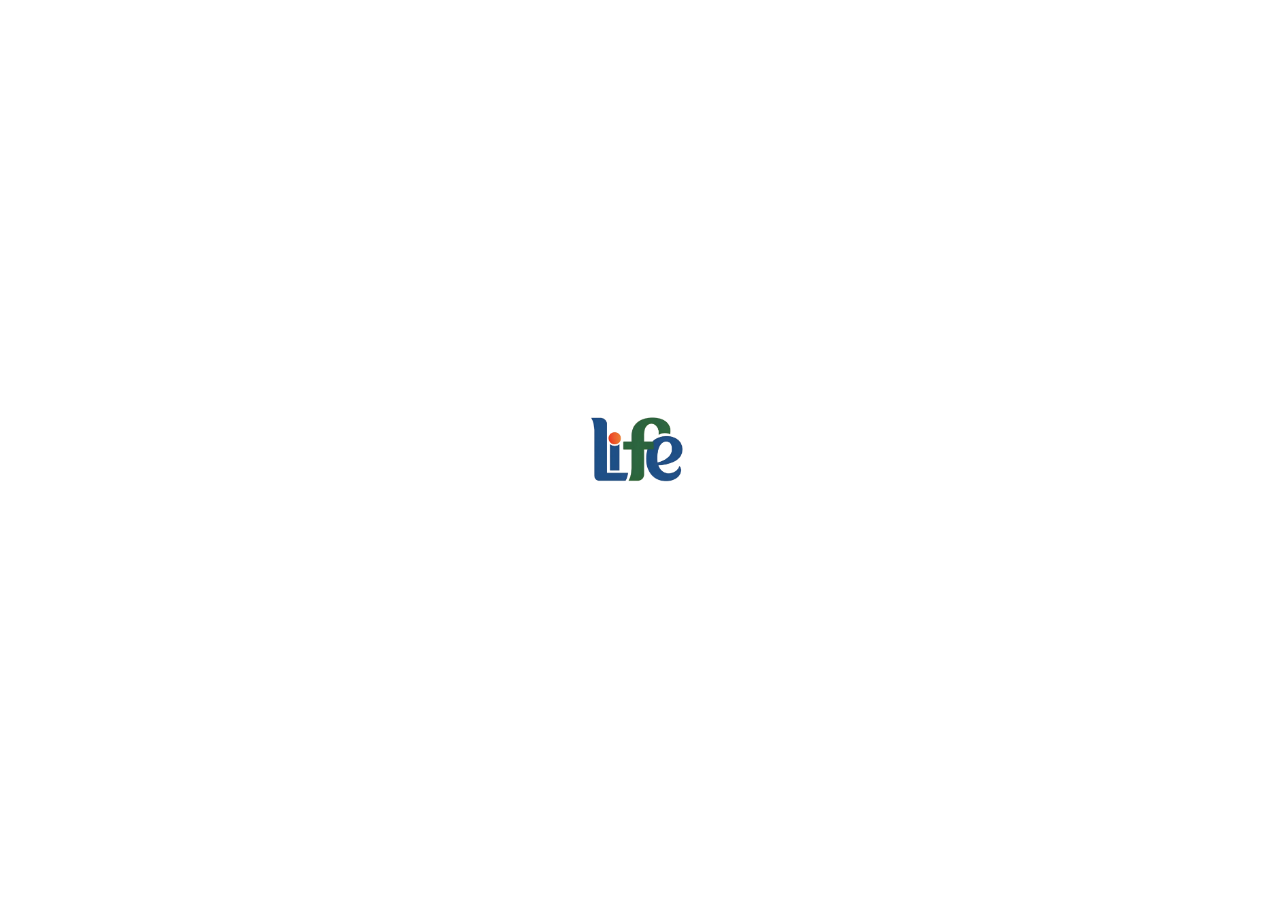
<file: pages/Life.html>
<!DOCTYPE html>
<html lang="en">

<head>
    <meta charset="UTF-8">
    <meta name="viewport" content="width=device-width, initial-scale=1.0">
    <title>Life - Bible App</title>
    <link href="https://cdn.jsdelivr.net/npm/bootstrap-icons@1.11.1/font/bootstrap-icons.css" rel="stylesheet">
    <link rel="stylesheet" href="../css/style.css">
    <style>
        .life-page {
            padding: 20px;
        }

        .library-grid {
            display: grid;
            grid-template-columns: 1fr;
            gap: 20px;
            max-width: 500px;
            margin: 0 auto;
            padding: 0 20px;
        }

        @media (max-width: 767px) {
            .life-page {
                padding-bottom: 100px;
            }
        }

        @media (min-width: 768px) {
            .library-grid {
                grid-template-columns: 1fr 1fr;
                max-width: 800px;
            }

            .book-image {
                height: 300px;
                max-height: 300px;
            }

            .life-page {
                padding-bottom: 50px;
            }
        }

        .book-image {
            width: 100%;
            height: auto;
            max-height: 600px;
            object-fit: contain;
            border-radius: 12px;
            border: 3px solid #fff;
            box-shadow: 0 4px 12px rgba(0, 0, 0, 0.15);
            transition: transform 0.3s ease, box-shadow 0.3s ease;
            background: #f8f9fa;
        }

        .book-image:hover {
            transform: scale(1.02);
            box-shadow: 0 8px 20px rgba(0, 0, 0, 0.25);
        }

        /* Loading Screen */
        .loading-overlay {
            position: fixed;
            top: 0;
            left: 0;
            width: 100%;
            height: 100%;
            background: white;
            display: flex;
            justify-content: center;
            align-items: center;
            z-index: 9999;
            transition: opacity 0.3s ease;
        }

        .loading-icon {
            width: 100px;
            height: 100px;
            object-fit: contain;
        }
    </style>
</head>

<body>
    <!-- Loading Screen -->
    <div id="loadingOverlay" class="loading-overlay">
        <img src="../assets/icons/icon/life.png" alt="Life Icon" class="loading-icon">
    </div>

    <section class="page life-page">

        <div class="library-grid">
            <a href="../pages/Book1.html"><img src="../assets/images/1.png" alt="Book 1" class="book-image"></a>
            <img src="../assets/images/2.png" alt="Book 2" class="book-image">
        </div>
    </section>

    <script src="../js/shared-greeting.js"></script>
    <script>
        // Initialize loading screen immediately
        (function () {
            // Show loading screen
            const loadingOverlay = document.getElementById('loadingOverlay');
            if (loadingOverlay) {
                loadingOverlay.style.display = 'flex';
            }

            // Hide loading screen after 2 seconds
            setTimeout(() => {
                if (loadingOverlay) {
                    loadingOverlay.style.opacity = '0';
                    setTimeout(() => {
                        loadingOverlay.style.display = 'none';
                    }, 300);
                }
            }, 2000);

            // Show greeting after loading
            setTimeout(showPageGreeting, 500);
        })();
    </script>
</body>

</html>
</file>
<file: css/style.css>
@import url('https://fonts.googleapis.com/css2?family=Playfair+Display:wght@400;700&family=Source+Serif+Pro:wght@400;600&display=swap');
@import url('https://fonts.googleapis.com/css2?family=Eagle+Lake&display=swap');

/* Hide scrollbars for all elements */
* {
    -ms-overflow-style: none;
    /* IE and Edge */
    scrollbar-width: none;
    /* Firefox */
}

/* Hide scrollbars for Webkit browsers */
*::-webkit-scrollbar {
    display: none;
}

:root {
    --royal-blue: #1a237e;
    --royal-blue-light: #534bae;
    --yellow-green: #9ccc65;
    --yellow-green-light: #cfff95;
    --background: #f8f9ff;
    --font-heading: 'Playfair Display', serif;
    --font-body: 'Source Serif Pro', serif;
}

body {
    margin: 0;
    font-family: var(--font-body);
    font-size: 18px;
    line-height: 1.8;
    background: var(--background);
    color: #2c3e50;
}

#content {
    padding: 20px;
    min-height: calc(100vh - 70px);
}

.content-container {
    padding: 20px;
    padding-bottom: 80px;
    /* Space for bottom menu */
    min-height: calc(100vh - 70px);
    animation: fadeIn 0.3s ease-in;
}

@keyframes fadeIn {
    from {
        opacity: 0;
    }

    to {
        opacity: 1;
    }
}

.page {
    max-width: 800px;
    margin: 0 auto;
}

h1,
h2,
h3,
h4,
h5,
h6 {
    font-family: var(--font-heading);
}

h1 {
    text-align: center;
    color: #222;
}

/* Update book title styling */
#bookTitle {
    font-family: 'Eagle Lake', cursive;
    font-size: 2.2rem;
    color: var(--royal-blue);
    text-shadow: 1px 1px 2px rgba(0, 0, 0, 0.1);
    margin: 0;
}

.card {
    background: white;
    border-radius: 16px;
    box-shadow: 0 4px 20px rgba(26, 35, 126, 0.08);
    padding: 24px;
    margin-top: 20px;
    border-left: 4px solid var(--royal-blue);
    transition: transform 0.2s ease;
}

.card:hover {
    transform: translateY(-2px);
}

.card h2 {
    color: var(--royal-blue);
    margin-top: 0;
}

.ref {
    color: var(--royal-blue-light);
    font-style: italic;
}

#bible-form {
    display: flex;
    gap: 8px;
    margin: 20px 0;
}

#bible-form input {
    flex: 1;
    padding: 12px;
    border: 2px solid #e0e0e0;
    border-radius: 12px;
    font-size: 1rem;
    transition: all 0.3s ease;
}

#bible-form input:focus {
    border-color: var(--royal-blue);
    outline: none;
    box-shadow: 0 0 0 3px rgba(26, 35, 126, 0.1);
}

#bible-form button {
    background: var(--royal-blue);
    color: white;
    border: none;
    border-radius: 12px;
    padding: 12px 24px;
    cursor: pointer;
    transition: 0.3s;
    font-weight: 600;
}

#bible-form button:hover {
    background: var(--royal-blue-light);
    transform: translateY(-1px);
}

.verse-actions {
    display: flex;
    gap: 10px;
    margin-top: 20px;
}

.verse-actions button {
    background: var(--royal-blue);
    color: white;
    border: none;
    border-radius: 8px;
    padding: 8px 16px;
    cursor: pointer;
    display: flex;
    align-items: center;
    gap: 6px;
    transition: all 0.3s ease;
}

.verse-actions button:hover {
    background: var(--royal-blue-light);
    transform: translateY(-1px);
}

.card.context {
    background: #f8f9ff;
    border-left: 4px solid var(--yellow-green);
}

.card.error {
    border-left: 4px solid #ff4444;
}

.info {
    background: var(--royal-blue-light);
    color: white;
    border-left: 4px solid var(--royal-blue);
}

.info h3 {
    color: white;
    margin-top: 0;
}

.recent-items {
    display: flex;
    gap: 8px;
    flex-wrap: wrap;
}

.recent-items button {
    background: var(--royal-blue-light);
    color: white;
    border: none;
    padding: 6px 12px;
    border-radius: 20px;
    cursor: pointer;
    font-size: 0.9rem;
    transition: all 0.2s ease;
}

.recent-items button:hover {
    background: var(--royal-blue);
    transform: translateY(-1px);
}

.verse {
    font-size: clamp(16px, 4vw, 28px);
    line-height: 1.6;
}

.bible-controls {
    display: flex;
    gap: 12px;
    margin-bottom: 24px;
    padding: 16px;
    background: white;
    border-radius: 12px;
    box-shadow: 0 2px 8px rgba(26, 35, 126, 0.1);
}

.form-select {
    flex: 1;
    padding: 8px 12px;
    border: 2px solid #e0e0e0;
    border-radius: 8px;
    font-size: 1rem;
    transition: all 0.3s ease;
}

.form-select:focus {
    border-color: var(--royal-blue);
    outline: none;
    box-shadow: 0 0 0 3px rgba(26, 35, 126, 0.1);
}

.search-container {
    margin-bottom: 24px;
}

.search-input {
    width: 100%;
    padding: 16px 24px;
    font-size: 1.1rem;
    border: 2px solid #e0e0e0;
    border-radius: 12px;
    transition: all 0.3s ease;
}

.search-input:focus {
    border-color: var(--royal-blue);
    outline: none;
    box-shadow: 0 0 0 3px rgba(26, 35, 126, 0.1);
}

.search-results {
    position: absolute;
    width: calc(100% - 40px);
    max-height: 400px;
    overflow-y: auto;
    background: white;
    border-radius: 12px;
    box-shadow: 0 4px 20px rgba(0, 0, 0, 0.1);
    margin-top: 8px;
    display: none;
    z-index: 1000;
}

.search-result {
    padding: 16px;
    border-bottom: 1px solid #eee;
    cursor: pointer;
    transition: all 0.2s ease;
}

.search-result:hover {
    background: var(--background);
}

.result-reference {
    font-family: var(--font-heading);
    color: var(--royal-blue);
    font-weight: 600;
    font-size: 1.1rem;
}

.result-text {
    margin-top: 8px;
    font-size: 0.95rem;
    color: #666;
}

.verse {
    font-size: 1.2rem;
    margin-bottom: 1.5rem;
}

/* Enhanced Search Styles */
.search-wrapper {
    position: relative;
    margin-bottom: 20px;
}

.search-input {
    width: 100%;
    padding: 12px 20px;
    border: 2px solid #e0e0e0;
    border-radius: 25px;
    font-size: 1rem;
    transition: all 0.3s ease;
    background: #fff;
}

.search-input:focus {
    border-color: var(--royal-blue);
    box-shadow: 0 0 0 3px rgba(26, 35, 126, 0.1);
    outline: none;
}

.search-suggestions {
    position: absolute;
    top: 100%;
    left: 0;
    right: 0;
    background: white;
    border-radius: 12px;
    box-shadow: 0 4px 20px rgba(0, 0, 0, 0.15);
    margin-top: 8px;
    max-height: 400px;
    overflow-y: auto;
    z-index: 1000;
}

.suggestion-item {
    padding: 12px 16px;
    cursor: pointer;
    border-bottom: 1px solid #f0f0f0;
    transition: all 0.2s ease;
}

.suggestion-item:last-child {
    border-bottom: none;
}

.suggestion-item:hover {
    background: #f8f9ff;
}

.suggestion-title {
    color: var(--royal-blue);
    font-weight: 600;
    margin-bottom: 4px;
}

.suggestion-preview {
    font-size: 0.9rem;
    color: #666;
    line-height: 1.4;
}

.suggestion-item strong {
    background: #fff3cd;
    padding: 0 2px;
    border-radius: 2px;
}

/* Bible Page Specific Styles */
.bible-header {
    display: flex;
    justify-content: center;
    align-items: center;
    padding-bottom: 20px;
    padding-top: 40px;
}

.version-select {
    position: fixed;
    top: 20px;
    /* adjust as needed */
    right: 20px;
    padding: 1px 10px;
    border-radius: 50px;
    border: 2px solid var(--royal-blue);
    background: linear-gradient(145deg, #ffffff, #f0f4ff);
    font-size: 1rem;
    color: var(--royal-blue);
    font-weight: 600;
    outline: none;
    transition: all 0.3s ease;
    cursor: pointer;
    box-shadow: 0 2px 6px rgba(0, 0, 0, 0.1);
}

.version-select:hover {
    background: linear-gradient(145deg, #f9fbff, #e3eaff);
    box-shadow: 0 4px 10px rgba(0, 0, 0, 0.15);
}

.version-select:focus {
    border-color: #003cff;
    box-shadow: 0 0 0 4px rgba(0, 60, 255, 0.1);
}

.floating-controls {
    position: fixed;
    bottom: 70px;
    /* ✅ mababa sa mobile */
    left: 50%;
    transform: translateX(-50%);
    width: 400px;
    max-width: 90%;
    padding: 12px 16px;
    display: flex;
    justify-content: space-between;
    align-items: center;
    gap: 12px;
    border-radius: 0;
    /* flat sa mobile */
    transition: all 0.3s ease;
    z-index: 900;
}

/* ✅ kapag mas malaki screen (tablet/desktop) */
@media screen and (min-width: 600px) {
    .floating-controls {
        bottom: 110px;
        border-radius: 50px;
    }
}

.book-selector {
    background: var(--royal-blue);
    color: white;
    border: none;
    padding: 12px 24px;
    display: flex;
    align-items: center;
    gap: 8px;
    font-size: 1rem;
    /* Add minimum width */
    justify-content: center;
    /* Center the text */
    min-width: 180px;
    justify-content: space-between;
    padding: 0 16px;
}

.book-selector span {
    margin: 0 4px;
}

.chapter-controls {
    display: flex;
    align-items: center;
    gap: px;
    background: white;
    padding: 8px 16px;
    border-radius: 25px;
    box-shadow: 0 2px 8px rgba(0, 0, 0, 0.1);
}

/* Navigation button styles (modern glass-like shadow) */
.chapter-nav {
    display: flex;
    align-items: center;
    justify-content: center;
    gap: 4px;
    padding: 0 14px;
    height: 42px;
    border: none;
    /* 🧹 removed blue border */
    border-radius: 20px;
    background: #ffffff;
    color: #5a1380;
    cursor: pointer;
    transition: all 0.3s ease;
    box-shadow: 0 3px 8px rgba(0, 0, 0, 0.15);
    /* 🌫️ soft natural shadow */
}

/* Hover effect — slightly lifted */
.chapter-nav:hover {
    background: #ffffff;
    transform: translateY(-2px);
    box-shadow: 0 5px 12px rgba(0, 0, 0, 0.25);
    /* ✨ deeper shadow on hover */
}


.chapter-nav:disabled {
    opacity: 0.5;
    cursor: not-allowed;
}

.chapter-nav span {
    font-size: 0.9rem;
    font-weight: 500;
}

#currentChapter {
    font-weight: 600;
    color: var white;
}

.book-modal {
    display: none;
    position: fixed;
    top: 0;
    left: 0;
    right: 0;
    bottom: 0;
    background: rgba(0, 0, 0, 0.5);
    z-index: 1000;
}

.modal {
    position: fixed;
    inset: 0;
    background: rgba(0, 0, 0, 0.4);
    display: none;
    justify-content: center;
    align-items: flex-end;
    z-index: 999;
}

.modal.show {
    display: flex;
}

.modal-content {
    position: absolute;
    bottom: 0;
    left: 0;
    right: 0;
    background: white;
    border-radius: 30px 30px 0 0;
    padding: 20px;
    max-height: 70vh;
    overflow-y: auto;
    transform: translateY(100%);
    animation: goUp 0.3s ease-out forwards;
    touch-action: none;
    /* prevent scroll interference */
}

.drag-handle {
    width: 60px;
    height: 6px;
    background: #ccc;
    border-radius: 3px;
    margin: 0 auto 10px;
}

@keyframes goUp {
    from {
        transform: translateY(100%);
    }

    to {
        transform: translateY(0);
    }
}

@keyframes goDown {
    from {
        transform: translateY(0);
    }

    to {
        transform: translateY(100%);
    }
}

.modal-content.closing {
    animation: goDown 0.3s ease-in forwards;
}

.testament-tabs {
    display: flex;
    gap: 8px;
    margin-bottom: 16px;
    justify-content: center;
    padding: 8px;
    background: rgba(32, 16, 105, 0.188);
    border-radius: 50px;
    box-shadow: 0 2px 8px rgba(0, 0, 0, 0.1);
}

.tab-btn {
    flex: 1;
    padding: 12px;
    border: none;
    border-radius: 50px;
    background: #f0f0f0;
    font-size: 1rem;
}

.tab-btn.active {
    background: var(--royal-blue);
    color: white;
}

.book-list {
    display: grid;
    grid-template-columns: repeat(3, 1fr);
    gap: 8px;
}

.book-item {
    padding: 12px;
    text-align: center;
    border-radius: 50px;
    background: #f8f9fa;
    cursor: pointer;
}

.book-item:hover {
    background: var(--royal-blue-light);
    color: white;
}

.modal-header {
    display: flex;
    justify-content: space-between;
    align-items: center;
    margin-bottom: 16px;
}

.close-modal {
    background: none;
    border: none;
    font-size: 1.5rem;
    cursor: pointer;
}

/* Adjust content padding to account for floating controls */
.bible-content {
    padding-bottom: 160px;
}

/* Chapter Modal Styles */
.chapter-modal {
    display: none;
    position: fixed;
    top: 0;
    left: 0;
    right: 0;
    bottom: 0;
    background: rgba(0, 0, 0, 0.5);
    z-index: 1000;
}

.chapter-grid {
    display: grid;
    grid-template-columns: repeat(5, 1fr);
    gap: 8px;
    padding: 16px;
}

.chapter-item {
    padding: 16px;
    text-align: center;
    border-radius: 8px;
    background: #f8f9fa;
    cursor: pointer;
    font-weight: 600;
}

.chapter-item:hover {
    background: var(--royal-blue-light);
    color: white;
}

.chapter-item.active {
    background: var(--royal-blue);
    color: white;
}

.chapter-selector {
    background: none;
    border: none;
    font-weight: 600;
    color: var(--royal-blue);
    cursor: pointer;
    padding: 0;
}

/* Floating Action Buttons */
.daily-verse-container {
    position: relative;
    min-height: 300px;
}

.floating-actions {
    position: fixed;
    right: 20px;
    top: 40%;
    display: flex;
    flex-direction: column;
    gap: 15px;
    z-index: 1000;
}

.float-btn {
    width: 45px;
    height: 45px;
    border-radius: 50%;
    background: white;
    border: none;
    box-shadow: 0 3px 12px rgba(0, 0, 0, 0.2);
    display: flex;
    align-items: center;
    justify-content: center;
    cursor: pointer;
    transition: all 0.3s ease;
}

.float-btn i {
    font-size: 1.2rem;
}

.float-btn:hover {
    transform: scale(1.1);
    box-shadow: 0 5px 15px rgba(0, 0, 0, 0.3);
}

.float-btn.heart i {
    color: #e74c3c;
}

.float-btn.bible i {
    color: #3498db;
}

.float-btn.save i {
    color: #2ecc71;
}

.float-btn.hearted {
    background: #e74c3c;
}

.float-btn.hearted i {
    color: white;
}

@media screen and (max-width: 768px) {
    .floating-actions {
        right: 10px;
    }

    .float-btn {
        width: 40px;
        height: 40px;
    }

    .float-btn i {
        font-size: 1.1rem;
    }
}

/* Responsive Styles */
@media screen and (max-width: 768px) {
    .book-list {
        grid-template-columns: repeat(2, 1fr);
    }

    .chapter-grid {
        grid-template-columns: repeat(4, 1fr);
    }

    .floating-controls {
        padding: 12px;
        gap: 8px;
    }

    .book-selector {
        padding: 10px 16px;
        font-size: 0.9rem;
    }

    #bookTitle {
        font-size: 1.8rem;
    }

    .verse {
        font-size: 1rem;
    }
}

@media screen and (max-width: 480px) {
    .book-list {
        grid-template-columns: repeat(2, 1fr);
        gap: 6px;
    }

    .chapter-grid {
        grid-template-columns: repeat(3, 1fr);
        gap: 6px;
    }

    .book-item {
        padding: 8px;
        font-size: 0.9rem;
    }

    .chapter-item {
        padding: 12px 8px;
    }

    .floating-controls {
        padding: 8px;
        gap: 6px;
    }

    .book-selector {
        min-width: 140px;
        /* Smaller minimum width for mobile */
        padding: 8px 12px;
        font-size: 0.85rem;
    }

    .chapter-controls {
        padding: 6px 12px;
    }

    .version-select {
        font-size: 0.9rem;
        padding: 2px;
    }

    #bookTitle {
        font-size: 1.5rem;
    }

    .bible-content {
        padding: 10px;
        padding-bottom: 140px;
    }

    .verse {
        font-size: 0.95rem;
        margin-bottom: 1rem;
    }
}

/* Update Chapter Modal Styles */
.modal-list {
    display: grid;
    grid-template-columns: repeat(auto-fill, minmax(80px, 1fr));
    gap: 10px;
    padding: 20px;
    max-height: 60vh;
    overflow-y: auto;
}

.chapter-item {
    background: #f8f9ff;
    border: 1px solid #e0e0e0;
    border-radius: 12px;
    padding: 15px 10px;
    text-align: center;
    cursor: pointer;
    transition: all 0.2s ease;
    font-weight: 500;
}

.chapter-item:hover {
    background: #5a1380;
    color: white;
    transform: translateY(-2px);
    box-shadow: 0 4px 12px rgba(90, 19, 128, 0.2);
}

.chapter-item.active {
    background: #5a1380;
    color: white;
    border-color: #5a1380;
}

/* Responsive adjustments */
@media (max-width: 480px) {
    .modal-list {
        grid-template-columns: repeat(auto-fill, minmax(60px, 1fr));
        gap: 8px;
        padding: 15px;
    }

    .chapter-item {
        padding: 12px 8px;
        border-radius: 10px;
        font-size: 0.9rem;
    }
}
</file>
